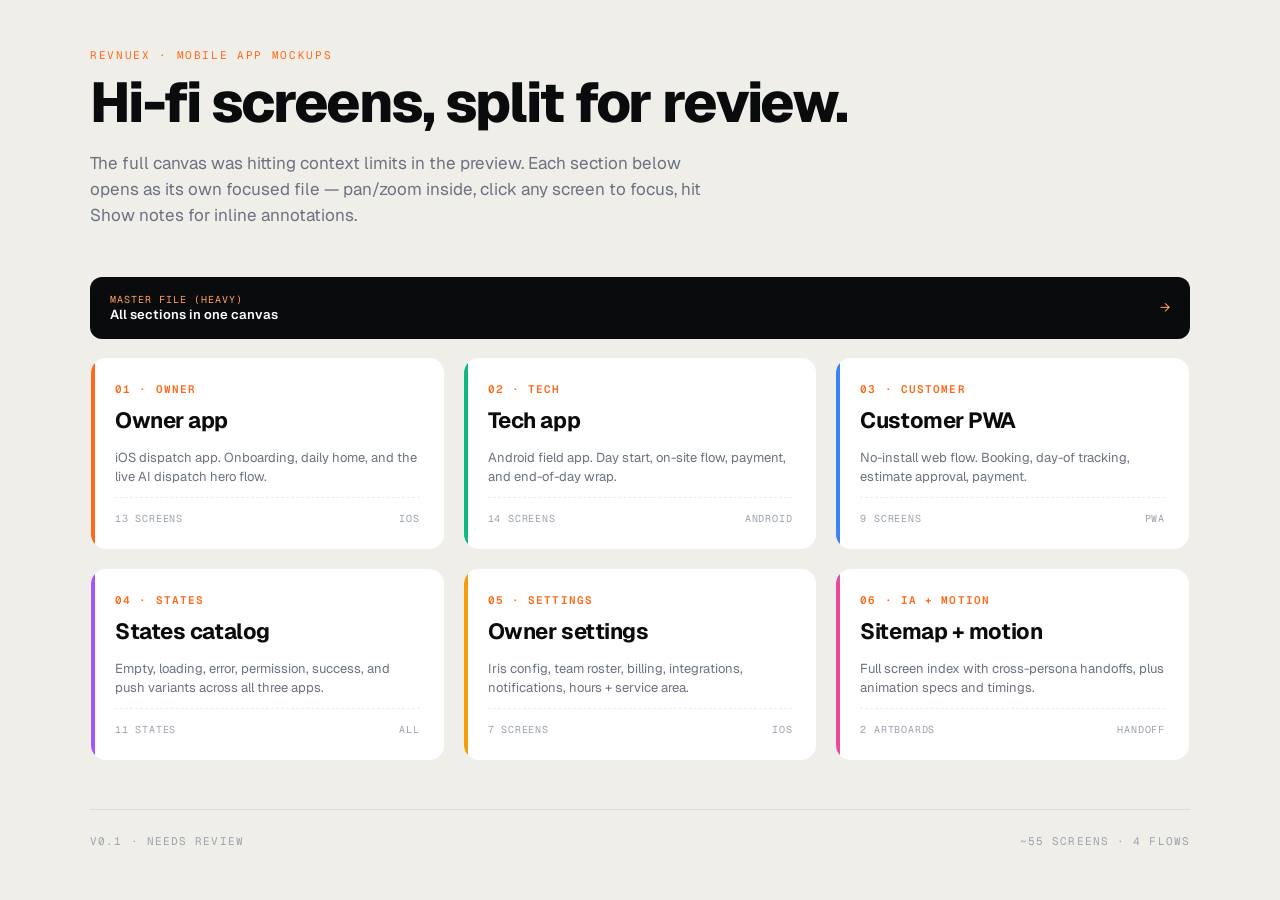
<file: index.html>
<!DOCTYPE html>
<html lang="en">
<head>
<meta charset="UTF-8"/>
<meta name="viewport" content="width=device-width, initial-scale=1"/>
<title>RevnueX · Mockup Index</title>
<link rel="preconnect" href="https://fonts.googleapis.com"/>
<link rel="preconnect" href="https://fonts.gstatic.com" crossorigin/>
<link href="https://fonts.googleapis.com/css2?family=Geist:wght@400;500;600;700;800&family=Geist+Mono:wght@400;500;600&display=swap" rel="stylesheet"/>
<style>
  * { box-sizing: border-box; }
  body {
    margin: 0; padding: 48px;
    background: #f0eee9;
    font-family: 'Geist', -apple-system, system-ui, sans-serif;
    color: #0A0B0D;
    min-height: 100vh;
  }
  .header {
    max-width: 1100px; margin: 0 auto 48px;
  }
  .eyebrow {
    font-family: 'Geist Mono', monospace;
    font-size: 11px; letter-spacing: 0.15em;
    color: #FF6A1A; text-transform: uppercase;
    margin-bottom: 12px;
  }
  h1 {
    font-size: 56px; font-weight: 800;
    letter-spacing: -0.03em; line-height: 1.05;
    margin: 0 0 16px;
  }
  .sub {
    font-size: 17px; color: #6B7280;
    line-height: 1.55; max-width: 640px;
  }
  .grid {
    max-width: 1100px; margin: 0 auto;
    display: grid; grid-template-columns: repeat(auto-fill, minmax(320px, 1fr));
    gap: 18px;
  }
  .card {
    background: #fff;
    border: 1px solid rgba(0,0,0,0.06);
    border-radius: 16px;
    padding: 24px;
    text-decoration: none;
    color: inherit;
    display: flex; flex-direction: column;
    gap: 10px;
    transition: transform 0.15s, box-shadow 0.15s, border-color 0.15s;
    position: relative;
    overflow: hidden;
  }
  .card:hover {
    transform: translateY(-2px);
    box-shadow: 0 8px 24px rgba(0,0,0,0.08);
    border-color: rgba(0,0,0,0.12);
  }
  .card .num {
    font-family: 'Geist Mono', monospace;
    font-size: 11px; letter-spacing: 0.1em;
    color: #FF6A1A; font-weight: 600;
  }
  .card .title {
    font-size: 22px; font-weight: 700;
    letter-spacing: -0.02em;
  }
  .card .desc {
    font-size: 13px; color: #6B7280;
    line-height: 1.5; margin-top: 4px;
  }
  .card .meta {
    margin-top: auto; padding-top: 14px;
    font-family: 'Geist Mono', monospace;
    font-size: 10px; letter-spacing: 0.08em;
    color: #9CA3AF; text-transform: uppercase;
    display: flex; justify-content: space-between;
    border-top: 1px dashed rgba(0,0,0,0.08);
  }
  .card .accent {
    position: absolute; top: 0; left: 0;
    width: 4px; height: 100%;
  }
  .footer {
    max-width: 1100px; margin: 48px auto 0;
    padding-top: 24px;
    border-top: 1px solid rgba(0,0,0,0.08);
    display: flex; justify-content: space-between;
    font-family: 'Geist Mono', monospace;
    font-size: 11px; color: #9CA3AF;
    letter-spacing: 0.1em; text-transform: uppercase;
  }
  .master {
    max-width: 1100px; margin: 0 auto 18px;
    padding: 16px 20px;
    background: #0A0B0D; color: #fff;
    border-radius: 12px;
    display: flex; justify-content: space-between;
    align-items: center;
    text-decoration: none;
    font-size: 13px;
  }
  .master:hover { background: #1a1b1d; }
  .master .label {
    font-family: 'Geist Mono', monospace;
    font-size: 10px; letter-spacing: 0.1em;
    color: #FF9F61; text-transform: uppercase;
  }
</style>
</head>
<body>

<div class="header">
  <div class="eyebrow">RevnueX · Mobile App Mockups</div>
  <h1>Hi-fi screens, split for review.</h1>
  <p class="sub">The full canvas was hitting context limits in the preview. Each section below opens as its own focused file — pan/zoom inside, click any screen to focus, hit Show notes for inline annotations.</p>
</div>

<a class="master" href="RevnueX Mobile Mockups.html">
  <div>
    <div class="label">Master file (heavy)</div>
    <div style="font-weight:600;">All sections in one canvas</div>
  </div>
  <span style="color:#FF9F61;">→</span>
</a>

<div class="grid">

  <a class="card" href="mobile/01 Owner.html">
    <div class="accent" style="background:#FF6A1A;"></div>
    <div class="num">01 · OWNER</div>
    <div class="title">Owner app</div>
    <div class="desc">iOS dispatch app. Onboarding, daily home, and the live AI dispatch hero flow.</div>
    <div class="meta"><span>13 SCREENS</span><span>iOS</span></div>
  </a>

  <a class="card" href="mobile/02 Tech.html">
    <div class="accent" style="background:#10B981;"></div>
    <div class="num">02 · TECH</div>
    <div class="title">Tech app</div>
    <div class="desc">Android field app. Day start, on-site flow, payment, and end-of-day wrap.</div>
    <div class="meta"><span>14 SCREENS</span><span>ANDROID</span></div>
  </a>

  <a class="card" href="mobile/03 Customer.html">
    <div class="accent" style="background:#3B82F6;"></div>
    <div class="num">03 · CUSTOMER</div>
    <div class="title">Customer PWA</div>
    <div class="desc">No-install web flow. Booking, day-of tracking, estimate approval, payment.</div>
    <div class="meta"><span>9 SCREENS</span><span>PWA</span></div>
  </a>

  <a class="card" href="mobile/04 States.html">
    <div class="accent" style="background:#A855F7;"></div>
    <div class="num">04 · STATES</div>
    <div class="title">States catalog</div>
    <div class="desc">Empty, loading, error, permission, success, and push variants across all three apps.</div>
    <div class="meta"><span>11 STATES</span><span>ALL</span></div>
  </a>

  <a class="card" href="mobile/05 Settings.html">
    <div class="accent" style="background:#F59E0B;"></div>
    <div class="num">05 · SETTINGS</div>
    <div class="title">Owner settings</div>
    <div class="desc">Iris config, team roster, billing, integrations, notifications, hours + service area.</div>
    <div class="meta"><span>7 SCREENS</span><span>iOS</span></div>
  </a>

  <a class="card" href="mobile/06 Sitemap.html">
    <div class="accent" style="background:#EC4899;"></div>
    <div class="num">06 · IA + MOTION</div>
    <div class="title">Sitemap + motion</div>
    <div class="desc">Full screen index with cross-persona handoffs, plus animation specs and timings.</div>
    <div class="meta"><span>2 ARTBOARDS</span><span>HANDOFF</span></div>
  </a>

</div>

<div class="footer">
  <span>v0.1 · NEEDS REVIEW</span>
  <span>~55 SCREENS · 4 FLOWS</span>
</div>

</body>
</html>
</file>
